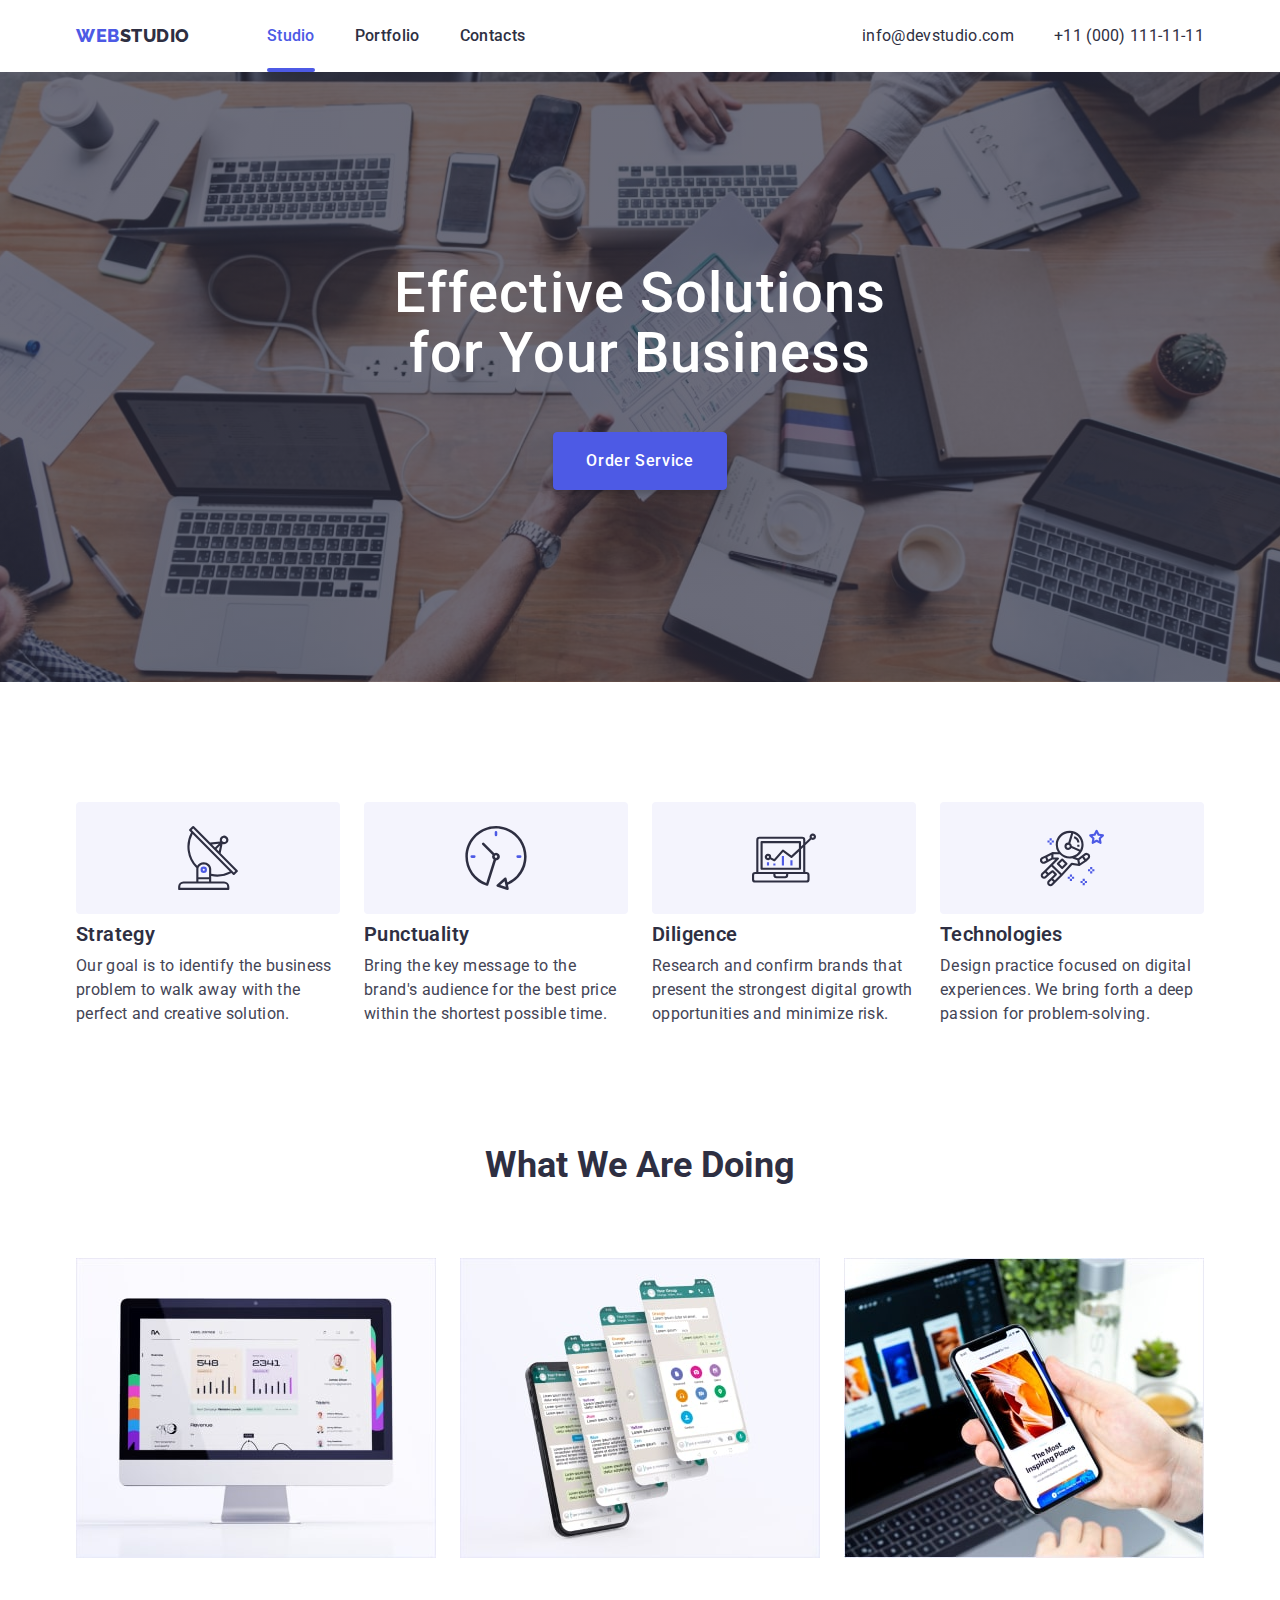
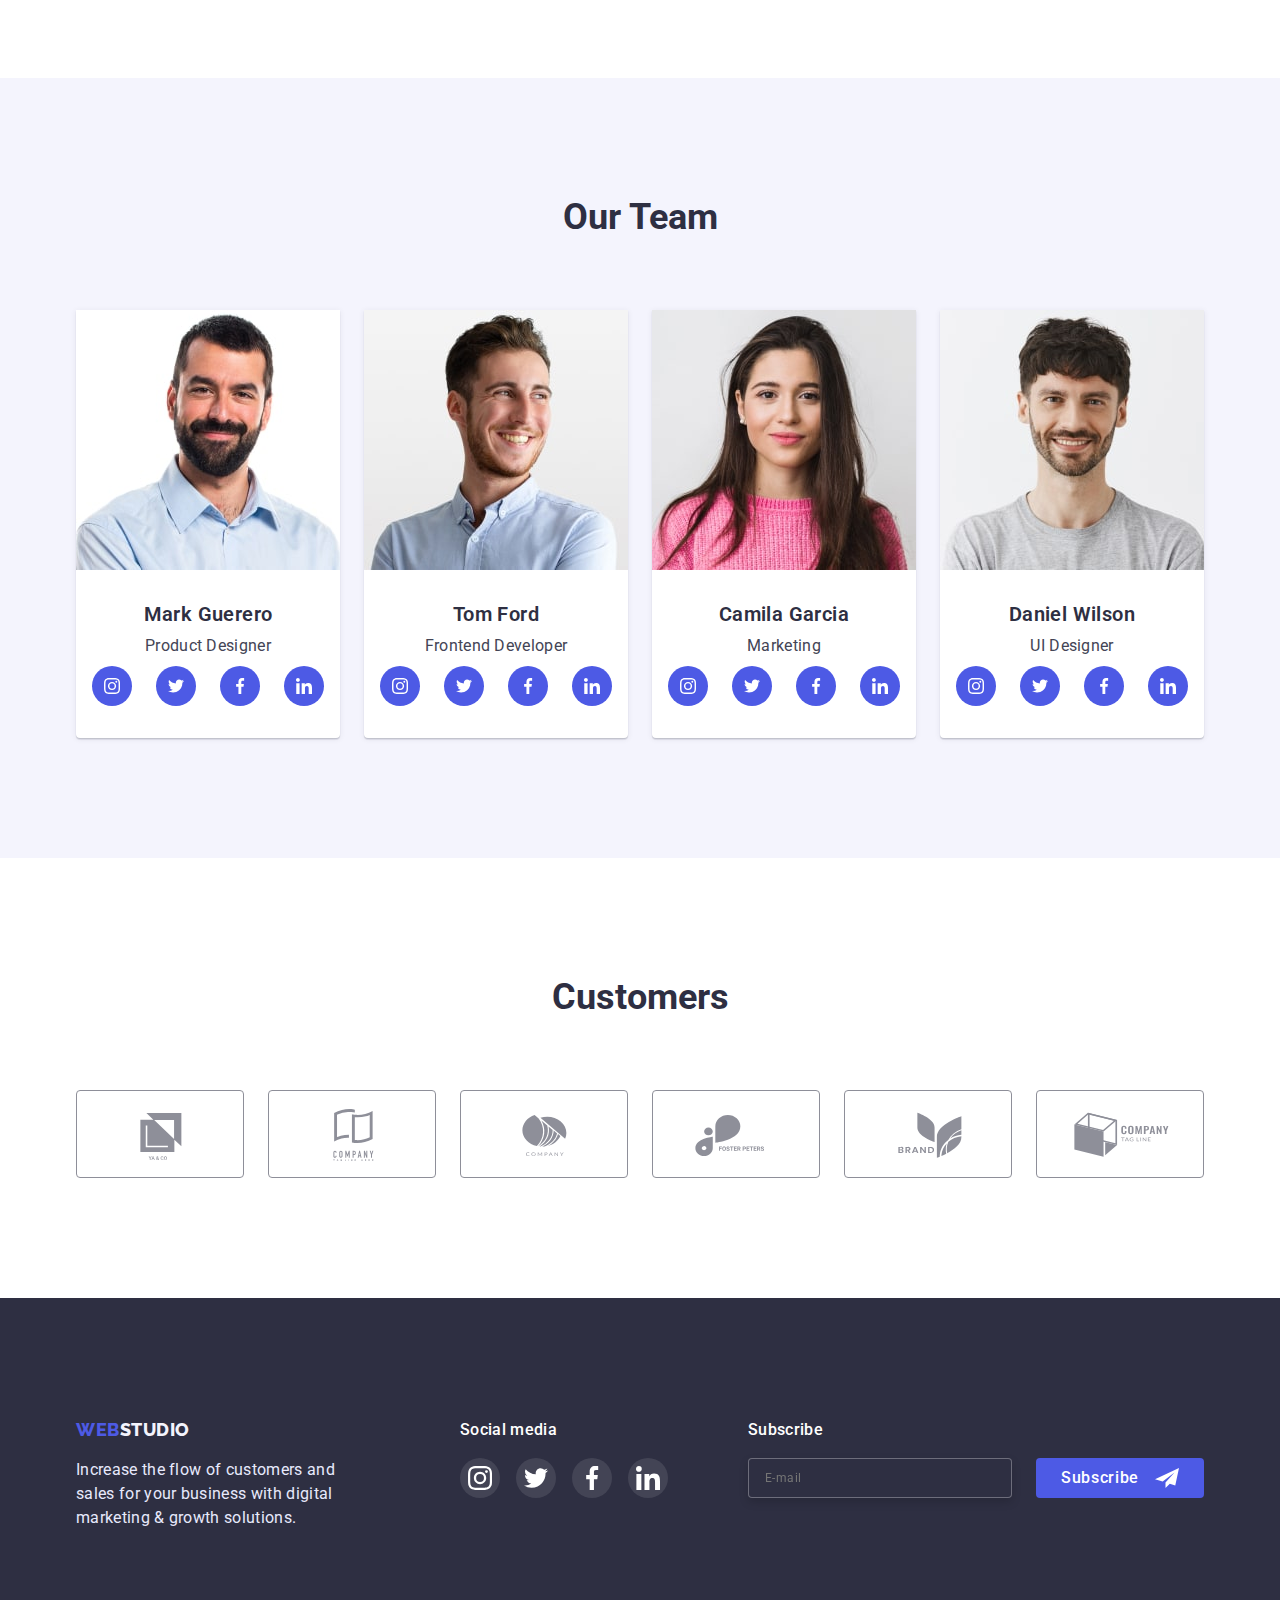
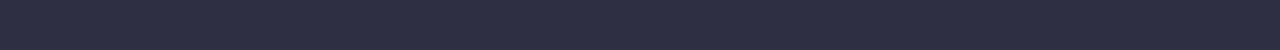
<file: index.html>
<!DOCTYPE html>
<html lang="en">
<head>
    <meta charset="UTF-8">
    <meta http-equiv="X-UA-Compatible" content="IE=edge">
    <meta name="viewport" content="width=device-width, initial-scale=1.0">
    <title>WebStudio</title>
    <link rel="preconnect" href="https://fonts.googleapis.com">
    <link rel="preconnect" href="https://fonts.gstatic.com" crossorigin>
    <link href="https://fonts.googleapis.com/css2?family=Raleway:wght@800&family=Roboto:wght@400;500&display=swap" rel="stylesheet">
    <link rel="stylesheet" href="https://cdn.jsdelivr.net/npm/modern-normalize@1.1.0/modern-normalize.min.css">
    <link rel="stylesheet" href="./styles/main.css">
</head>

<body>

<!-------------Header-------------->
<header class="header">
    <div class="container page-header-container">
        <nav class="nav">
            <a href="./index.html" class="webstudio">Web<span class="studio">Studio</span></a>
            <ul class="site-nav list">
                <li class="item"><a href="./index.html" class="link-site current">Studio</a></li>
                <li class="item"><a href=./portfolio.html class="link-site">Portfolio</a></li>
                <li class="item"><a href="#" class="link-site">Contacts</a></li>
            </ul>
        </nav>
            <button type="button" class="mobile-menu-open-btn" data-menu-open >
                <svg class="mobile-menu-open-icon" width="32" height="22">
                    <use href="./images/icons/sprite.svg#icon-burger"></use>
                </svg>
            </button>
        <ul class="auth-nav list">
            <li class="item"><a href="mailto:info@devstudio.com" class="link-auth mail">info@devstudio.com</a></li>
            <li class="item"><a href="tel:110001111111" class="link-auth tel">+11 (000) 111-11-11</a></li>
        </ul>
    </div>
    <div class="mobile-menu" data-menu>
        <div class="container mobile-menu-container">
            <button type="button" class="mobile-menu-close-btn" data-menu-close>
                <svg class="mobile-menu-close-icon" width="8" height="8">
                    <use href="./images/icons/sprite.svg#icon-close-modal"></use>
                </svg>
            </button>
            <div class="mobile-scroll">
                <ul class="site-nav-mobile">
                    <li class="nav-mobile-item"><a href="./index.html" class="link-site-mobile current">Studio</a></li>
                    <li class="nav-mobile-item"><a href=./portfolio.html class="link-site-mobile">Portfolio</a></li>
                    <li class="nav-mobile-item"><a href="#" class="link-site-mobile">Contacts</a></li>
                </ul>
                <div class="nav-mobile">
                    <ul class="auth-nav-mobile">
                        <li class="auth-mobile-item"><a href="tel:110001111111" class="link-auth-tel">+11 (000) 111-11-11</a></li>
                        <li class="auth-mobile-item"><a href="mailto:info@devstudio.com" class="link-auth-mail">info@devstudio.com</a></li>
                    </ul>
                    <ul class="links-nav-mobile">
                        <li class="link-mobile-item">
                            <a href="" class="social-list-link">
                                <svg class="social-list-icon" width="16" height="16">
                                    <use href="./images/icons/sprite.svg#icon-instagram"></use>
                                </svg>
                            </a>
                        </li>
                        <li class="link-mobile-item">
                            <a href="" class="social-list-link">
                                <svg class="social-list-icon" width="16" height="16">
                                    <use href="./images/icons/sprite.svg#icon-twitter"></use>
                                </svg>
                            </a>
                        </li>
                        <li class="link-mobile-item">
                            <a href="" class="social-list-link">
                                <svg class="social-list-icon" width="16" height="16">
                                    <use href="./images/icons/sprite.svg#icon-facebook"></use>
                                </svg>
                            </a>
                        </li>
                        <li class="link-mobile-item">
                            <a href="" class="social-list-link">
                                <svg class="social-list-icon" width="16" height="16">
                                    <use href="./images/icons/sprite.svg#icon-linkedin"></use>
                                </svg>
                            </a>
                        </li>
                    </ul>
                    
                </div>
                
            </div>
            
        </div>
    </div>
</header>
<!-------------------HERO----------------->
<main>
    <section class="hero">
        <div class="container">
        <h1 class="hero-title">Effective Solutions <br>for Your Business</h1>
        <button type="button" class="btn-order" data-modal-open >Order Service</button>
        </div>
    </section>

<!----------------------FEATURES------------------>
<section class="section">
    <div class="container">
    <h2 class="visually-hidden">Features</h2>
    <ul class="list features-list">
        <li class="item">
            <div class="features-rect">
                <svg class="features-icon" width="64" height="64">
                    <use href="./images/icons/sprite.svg#icon-antenna"></use>
                </svg>
            </div>
            <h3 class="features-section-name">Strategy</h3>
            <p class="features-text">Our goal is to identify the business
                problem to walk away with the perfect and creative solution.
            </p>
        </li>
        <li class="item">
            <div class="features-rect">
                <svg width="64" height="64">
                    <use href="./images/icons/sprite.svg#icon-clock" class="features-icon"></use>
                </svg>
            </div>
            <h3 class="features-section-name">Punctuality</h3>
            <p class="features-text">Bring the key message to the brand's audience for the best price
                within the shortest possible time.
            </p>
        </li>
        <li class="item">
            <div class="features-rect">
                <svg width="64" height="64">
                    <use href="./images/icons/sprite.svg#icon-diagram" class="features-icon"></use>
                </svg>
            </div>
            <h3 class="features-section-name">Diligence</h3>
            <p class="features-text">Research and confirm brands that present the strongest digital
                growth opportunities and minimize risk.
            </p>
        </li>
        <li class="item">
            <div class="features-rect">
                <svg width="64" height="64">
                    <use href="./images/icons/sprite.svg#icon-astronaut" class="features-icon"></use>
                </svg>
            </div>
            <h3 class="features-section-name">Technologies</h3>
            <p class="features-text">Design practice focused on digital experiences.
                We bring forth a deep passion for problem-solving.
            </p>
        </li>
    </ul>
    </div>
</section>

<!---------------------WHAT WE ARE DOING---------------------->

<section class="works">
    <div class="container">
        <h2 class="section-title">What we are doing</h2>
        <ul class="list work-list">
            <li class="item">
                <img 
                srcset="./images/whatwearedoing/desktopapps.jpg 1x, ./images/whatwearedoing/desktopapps2x.jpg 2x"
                src="./images/whatwearedoing/desktopapps.jpg" 
                alt="desktop application">
            </li>
            <li class="item">
                <img 
                srcset="./images/whatwearedoing/mobileapps.jpg 1x, ./images/whatwearedoing/mobileapps2x.jpg 2x"
                src="./images/whatwearedoing/mobileapps.jpg" 
                alt="mobile application">
            </li>
            <li class="item">
                <img 
                srcset="./images/whatwearedoing/sync.jpg 1x, ./images/whatwearedoing/sync2x.jpg 2x"
                src="./images/whatwearedoing/sync.jpg" 
                    
                alt="synchronization between mobile and desktop applications">
            </li>
        </ul>
    </div>
</section>

<!------------------OUR TEAM--------------------->
        
<section class="section our-team">
    <div class="container">
    <h2 class="section-title">Our team</h2>
    <ul class="team-list">
        <li class="item">
                <img 
                srcset="././images/team/markguerero.jpg 1x, ./images/team/markguerero2x.jpg 2x"
                src="./images/team/markguerero.jpg" 
                alt="Mark Guerero Product Designer ">
            <div class="team-descr">
                <h3 class="section-name">Mark Guerero</h3>
                <p class="text">Product Designer</p>
                <ul class="social-list">
                    <li class="social-list-item list">
                        <a href="" class="social-list-link">
                            <svg class="social-list-icon" width="16" height="16">
                                <use href="./images/icons/sprite.svg#icon-instagram"></use>
                            </svg>
                        </a>
                    </li>
                    <li class="social-list-item list">
                        <a href="" class="social-list-link">
                            <svg class="social-list-icon" width="16" height="16">
                                <use href="./images/icons/sprite.svg#icon-twitter"></use>
                            </svg>
                        </a>
                    </li>
                    <li class="social-list-item list">
                        <a href="" class="social-list-link">
                            <svg class="social-list-icon" width="16" height="16">
                                <use href="./images/icons/sprite.svg#icon-facebook"></use>
                            </svg>
                        </a>
                    </li>
                    <li class="social-list-item list">
                        <a href="" class="social-list-link">
                            <svg class="social-list-icon" width="16" height="16">
                                <use href="./images/icons/sprite.svg#icon-linkedin"></use>
                            </svg>
                        </a>
                    </li>
                </ul>
            </div>
        </li>
        <li class="item">
                <img 
                srcset="./images/team/tomford.jpg 1x, images/team/tomford2x.jpg 2x"
                src="./images/team/tomford.jpg" 
                alt="Tom Ford Frontend Developer ">
            <div class="team-descr">
                <h3 class="section-name">Tom Ford</h3>
                <p class="text">Frontend Developer</p>
                <ul class="social-list">
                    <li class="social-list-item list">
                        <a href="" class="social-list-link">
                            <svg class="social-list-icon" width="16" height="16">
                                <use href="./images/icons/sprite.svg#icon-instagram"></use>
                            </svg>
                        </a>
                    </li>
                    <li class="social-list-item list">
                        <a href="" class="social-list-link">
                            <svg class="social-list-icon" width="16" height="16">
                                <use href="./images/icons/sprite.svg#icon-twitter"></use>
                            </svg>
                        </a>
                    </li>
                    <li class="social-list-item list">
                        <a href="" class="social-list-link">
                            <svg class="social-list-icon" width="16" height="16">
                                <use href="./images/icons/sprite.svg#icon-facebook"></use>
                            </svg>
                        </a>
                    </li>
                    <li class="social-list-item list">
                        <a href="" class="social-list-link">
                            <svg class="social-list-icon" width="16" height="16">
                                <use href="./images/icons/sprite.svg#icon-linkedin"></use>
                            </svg>
                        </a>
                    </li>
                </ul>
            </div>
        </li>
        <li class="item">
                <img 
                srcset="./images/team/camilagarcia.jpg 1x, images/team/camilagarcia2x.jpg 2x"
                src="./images/team/camilagarcia.jpg" 
                alt="Camila Garcia Marketing">
            <div class="team-descr">
                <h3 class="section-name">Camila Garcia</h3>
                <p class="text">Marketing</p>
                <ul class="social-list">
                    <li class="social-list-item list">
                        <a href="" class="social-list-link">
                            <svg class="social-list-icon" width="16" height="16">
                                <use href="./images/icons/sprite.svg#icon-instagram"></use>
                            </svg>
                        </a>
                    </li>
                    <li class="social-list-item list">
                        <a href="" class="social-list-link">
                            <svg class="social-list-icon" width="16" height="16">
                                <use href="./images/icons/sprite.svg#icon-twitter"></use>
                            </svg>
                        </a>
                    </li>
                    <li class="social-list-item list">
                        <a href="" class="social-list-link">
                            <svg class="social-list-icon" width="16" height="16">
                                <use href="./images/icons/sprite.svg#icon-facebook"></use>
                            </svg>
                        </a>
                    </li>
                    <li class="social-list-item list">
                        <a href="" class="social-list-link">
                            <svg class="social-list-icon" width="16" height="16">
                                <use href="./images/icons/sprite.svg#icon-linkedin"></use>
                            </svg>
                        </a>
                    </li>
                </ul>
            </div>
        </li>
        <li class="item">
                <img 
                srcset="./images/team/danielwilson.jpg 1x, images/team/danielwilson2x.jpg 2x"
                src="./images/team/danielwilson.jpg" 
                alt="Daniel Wilson UI Designer">
                <div class="team-descr">
                <h3 class="section-name">Daniel Wilson</h3>
                <p class="text">UI Designer</p>
                <ul class="social-list list">
                    <li class="social-list-item">
                        <a href="" class="social-list-link">
                            <svg class="social-list-icon" width="16" height="16">
                                <use href="./images/icons/sprite.svg#icon-instagram"></use>
                            </svg>
                        </a>
                    </li>
                    <li class="social-list-item">
                        <a href="" class="social-list-link">
                            <svg class="social-list-icon" width="16" height="16">
                                <use href="./images/icons/sprite.svg#icon-twitter"></use>
                            </svg>
                        </a>
                    </li>
                    <li class="social-list-item">
                        <a href="" class="social-list-link">
                            <svg class="social-list-icon" width="16" height="16">
                                <use href="./images/icons/sprite.svg#icon-facebook"></use>
                            </svg>
                        </a>
                    </li>
                    <li class="social-list-item">
                        <a href="" class="social-list-link">
                            <svg class="social-list-icon" width="16" height="16">
                                <use href="./images/icons/sprite.svg#icon-linkedin"></use>
                            </svg>
                        </a>
                    </li>
                </ul>
            </div>
        </li>
    </ul>
    </div>
</section>

<!--------------------CUSTOMERS--------------------->

<section class="section">
    <div class="container customers">
        <h2 class="section-title">Customers</h2>
        <ul class="customers-basket">
            <li class="customers-link-list list"> 
                <a href="" class="customers-link">
                    <svg class="customers-link-logo" width="104" height="56">
                        <use href="./images/icons/sprite.svg#icon-Logo1"></use>
                    </svg>
                </a>
                </li>
            <li class="customers-link-list list"> 
                <a href="" class="customers-link">
                    <svg class="customers-link-logo" width="104" height="56">
                        <use href="./images/icons/sprite.svg#icon-Logo2"></use>
                    </svg>
                </a>
                </li>
            <li class="customers-link-list list"> 
                <a href="" class="customers-link">
                    <svg class="customers-link-logo" width="104" height="56">
                        <use href="./images/icons/sprite.svg#icon-Logo3"></use>
                    </svg>
                </a>
                </li>
            <li class="customers-link-list list"> 
                <a href="" class="customers-link">
                    <svg class="customers-link-logo" width="104" height="56">
                        <use href="./images/icons/sprite.svg#icon-Logo4"></use>
                    </svg>
                </a>
                </li>
            <li class="customers-link-list list">
                <a href="" class="customers-link">
                    <svg class="customers-link-logo" width="104" height="56">
                        <use href="./images/icons/sprite.svg#icon-Logo5"></use>
                    </svg>
                </a>
                </li>
            <li class="customers-link-list list"> 
                <a href="" class="customers-link">
                    <svg class="customers-link-logo" width="104" height="56">
                        <use href="./images/icons/sprite.svg#icon-Logo6"></use>
                    </svg>
                </a>
                </li>
        </ul>
    </div>
</section>
</main>

<!--------------------------FOOTER--------------------------->
<footer class="footer section">
    <div class="container secondary-container-footer">
        <div class="container-footer">
        <div class="footer-web-media">
            <div class="footer-left">
            <a href="./index.html" class="webstudio footer-web">Web<span class="studio-footer">Studio</span></a>
            <p class="text-footer">Increase the flow of customers and sales for your business with
                digital marketing & growth solutions.
            </p>
        </div>
        <div class="media-footer">
            <p class="media">Social media</p>
            <ul class="social-media-list list">
                <li class="social-media-item">
                    <a href="" class="social-media-link">
                        <svg class="social-media-icon" width="24" height="24">
                            <use href="./images/icons/sprite.svg#icon-instagram"></use>
                        </svg>
                    </a>
                </li>
                <li class="social-media-item">
                    <a href="" class="social-media-link">
                        <svg class="social-media-icon" width="24" height="24">
                            <use href="./images/icons/sprite.svg#icon-twitter"></use>
                        </svg>
                    </a>
                </li>
                <li class="social-media-item">
                    <a href="" class="social-media-link">
                        <svg class="social-media-icon" width="24" height="24">
                            <use href="./images/icons/sprite.svg#icon-facebook"></use>
                        </svg>
                    </a>
                </li>
                <li class="social-media-item">
                    <a href="" class="social-media-link">
                        <svg class="social-media-icon" width="24" height="24">
                            <use href="./images/icons/sprite.svg#icon-linkedin"></use>
                        </svg>
                    </a>
                </li>
            </ul>
        </div>
        </div>
        <div class="footer-form">
            <p class="footer-form-descr">Subscribe</p>
                <form class="footer-mail-form">
                    <label class="footer-form-field">
                        <input class="footer-form-input" type="email" name="email" placeholder="E-mail">
                    </label>
                    <button type="submit" class="footer-subscribe-btn">Subscribe
                        <svg class="subscribe-icon" width="24" height="24">
                            <use href="./images/icons/sprite.svg#icon-subscribe"></use>
                        </svg>
                    </button>
                </form>
        </div> 
        </div>
    </div>
</footer> 

<!--------------------------MODAL------------------------>

<div class="backdrop is-hidden" data-modal>
    <div class="modal">
        <button type="button" data-modal-close class="modal-close-button"><svg class="modal-close-btn-icon" width="8" height="8">
            <use href="./images/icons/sprite.svg#icon-close-modal"></use>
        </svg></button>
        <p class="modal-descr">Leave your contacts and we will call you back</p>
        <form class="modal-form">
           <div role="group">
                <label class="modal-form-field">
                    <span class="modal-form-descr">Name</span>
                    <span class="modal-form-input-wrapper">
                        <input name="user-name" type="text" class="modal-form-input" required>
                        <svg class="modal-form-input-icon" width="18" height="24">
                            <use href="./images/icons/sprite.svg#icon-pearson"></use>
                        </svg>
                    </span>
                </label>
                <label class="modal-form-field">
                    <span class="modal-form-descr">Phone</span>
                    <span class="modal-form-input-wrapper">
                        <input name="user-tel" type="tel" class="modal-form-input" required>
                        <svg class="modal-form-input-icon" width="18" height="24">
                            <use href="./images/icons/sprite.svg#icon-phone"></use>
                        </svg>
                    </span>
                </label>
                <label class="modal-form-field">
                    <span class="modal-form-descr">Email</span>
                    <span class="modal-form-input-wrapper">
                        <input name="user-email" type="email" class="modal-form-input" required>
                        <svg class="modal-form-input-icon" width="18" height="24">
                            <use href="./images/icons/sprite.svg#icon-email"></use>
                        </svg>
                    </span>
                </label>
                <label class="modal-form-field">
                    <span class="modal-form-descr">Comment</span>
                    <textarea name="user-message" class="modal-form-message" placeholder="Text input"></textarea>
                </label>
           </div>
            <input id="user-policy" type="checkbox" name="user-policy" class="modal-form-check visually-hidden" required>
            <label for="user-policy" class="modal-form-check-descr">I accept the terms and conditions of the&nbsp;<a class="policy-text" href="">Privacy Policy</a> </label>
            <button type="submit" class="modal-form-submit">Send</button>
        </form>
    </div>
</div>

<!----------------------JAVA SCRIPT--------------------->
<script src="./js/modal.js"></script>
<script src="./js/mobile-menu.js"></script>
</body>
</html>
</file>
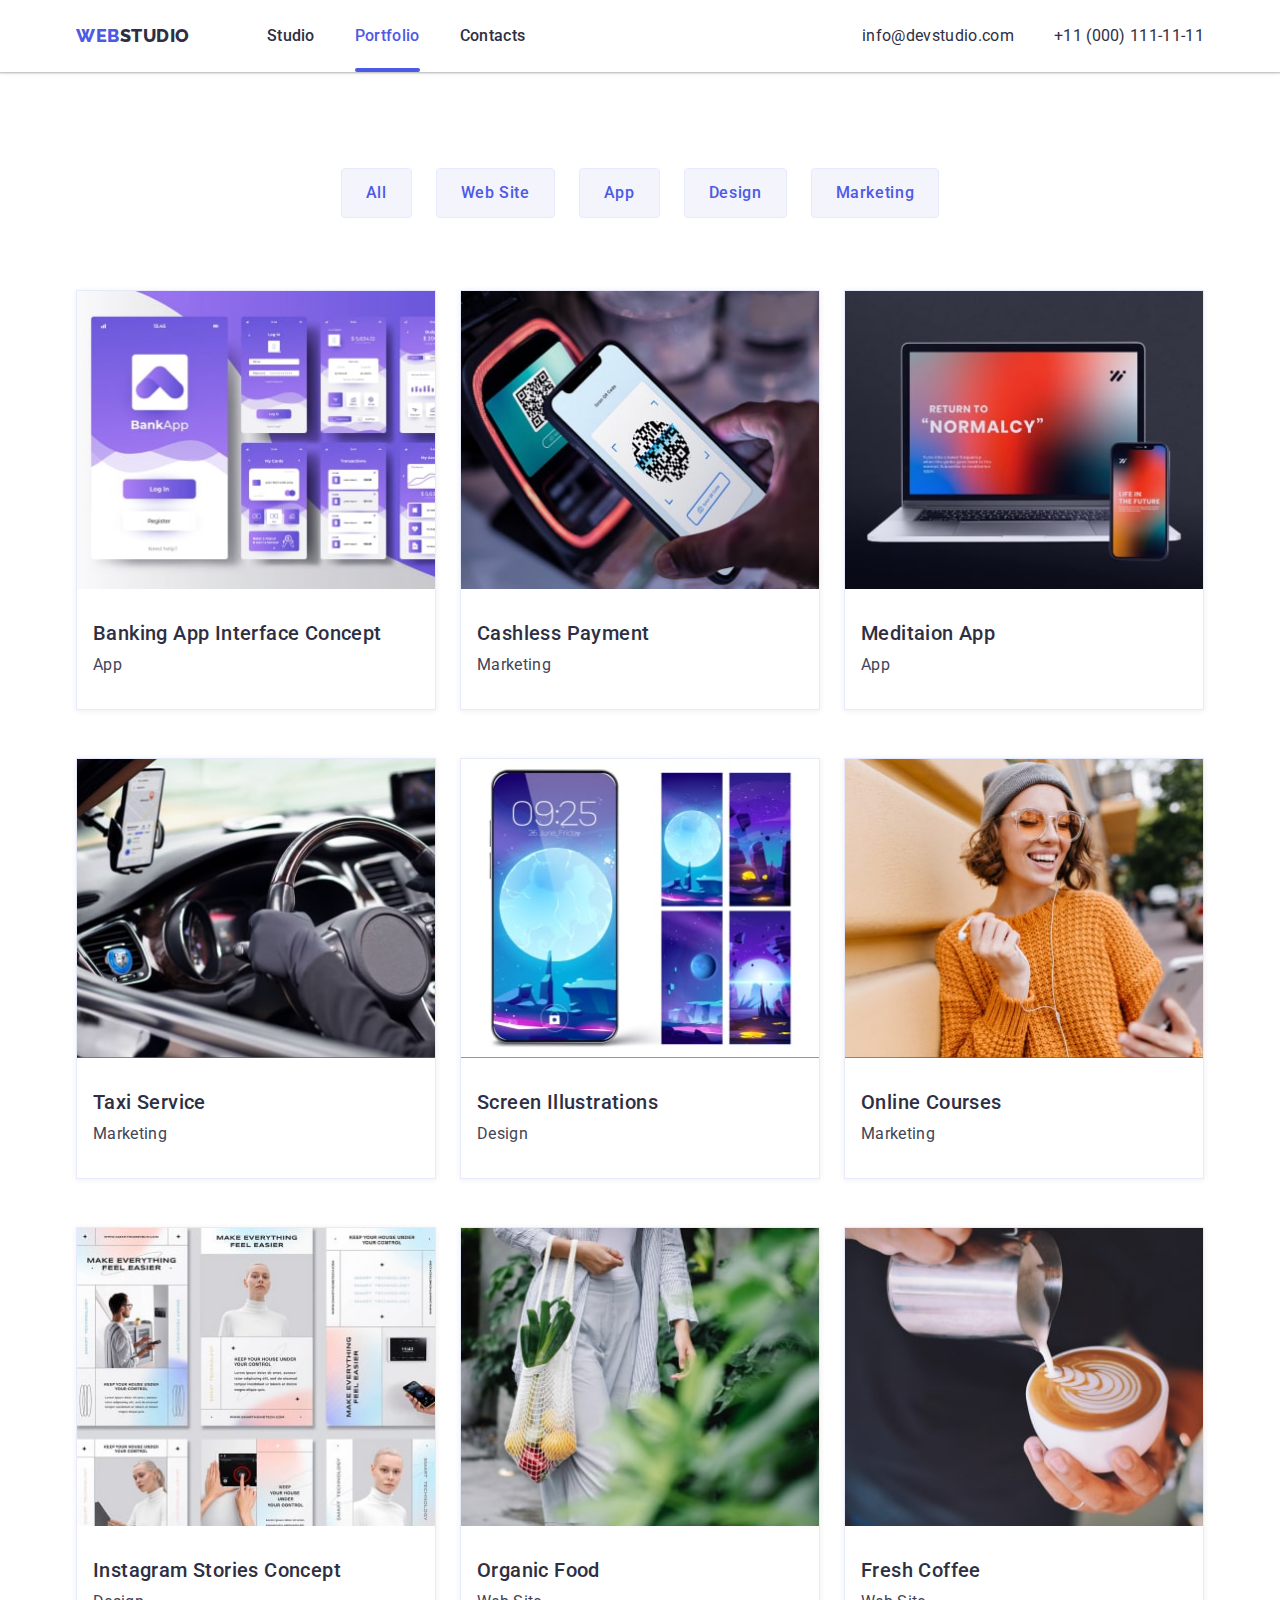
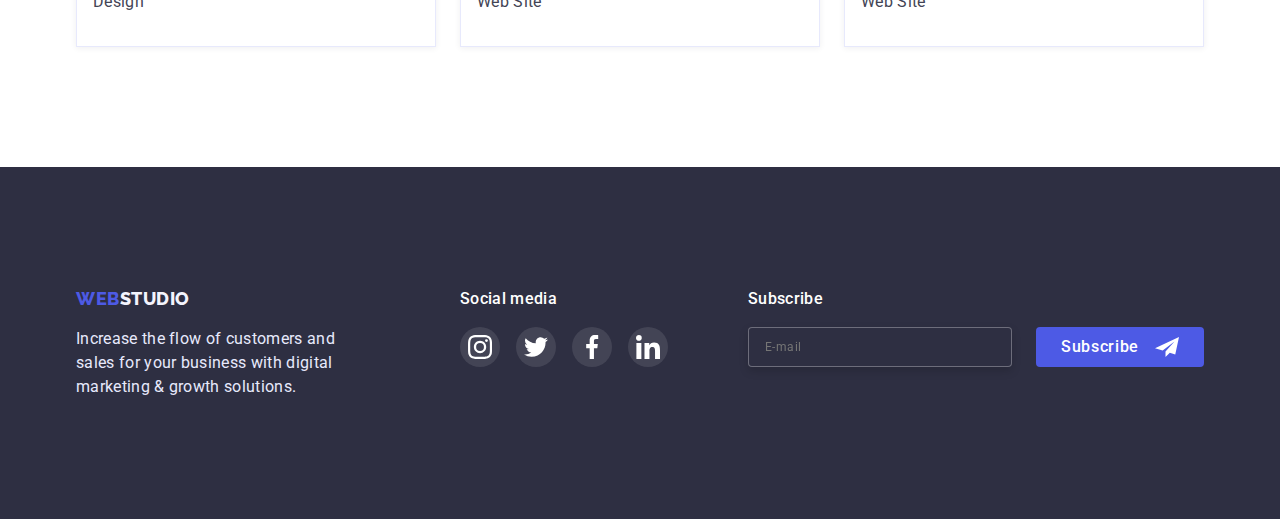
<file: portfolio.html>
<!DOCTYPE html>
<html lang="en">
<head>
    <meta charset="UTF-8">
    <meta http-equiv="X-UA-Compatible" content="IE=edge">
    <meta name="viewport" content="width=device-width, initial-scale=1.0">
    <title>Portfolio</title>
    <link rel="preconnect" href="https://fonts.googleapis.com">
    <link rel="preconnect" href="https://fonts.gstatic.com" crossorigin>
    <link href="https://fonts.googleapis.com/css2?family=Raleway:wght@800&family=Roboto:wght@400;500&display=swap" rel="stylesheet">
    <link rel="stylesheet" href="https://cdn.jsdelivr.net/npm/modern-normalize@1.1.0/modern-normalize.min.css">
    <link rel="stylesheet" href="./styles/main.css">
</head>

<body>

<!-- =================================Header================================= -->
<header class="header">
    <div class="container page-header-container">
        <nav class="nav">
            <a href="./index.html" class="webstudio">Web<span class="studio">Studio</span></a>
            <ul class="site-nav list">
                <li class="item"><a href="./index.html" class="link-site">Studio</a></li>
                <li class="item"><a href=./portfolio.html class="link-site current">Portfolio</a></li>
                <li class="item"><a href="#" class="link-site">Contacts</a></li>
            </ul>
        </nav>
        <button type="button" class="mobile-menu-open-btn" data-menu-open>
            <svg class="mobile-menu-open-icon" width="32" height="22">
                <use href="./images/icons/sprite.svg#icon-burger"></use>
            </svg>
        </button>
        <ul class="auth-nav list">
            <li class="item"><a href="mailto:info@devstudio.com" class="link-auth mail">info@devstudio.com</a></li>
            <li class="item"><a href="tel:110001111111" class="link-auth tel">+11 (000) 111-11-11</a></li>
        </ul>
    </div>
    <div class="mobile-menu" data-menu>
        <div class="container mobile-menu-container">
            <button type="button" class="mobile-menu-close-btn" data-menu-close>
                <svg class="mobile-menu-close-icon" width="8" height="8">
                    <use href="./images/icons/sprite.svg#icon-close-modal"></use>
                </svg>
            </button>
            <div class="mobile-scroll">
                <ul class="site-nav-mobile">
                    <li class="nav-mobile-item"><a href="./index.html" class="link-site-mobile">Studio</a></li>
                    <li class="nav-mobile-item"><a href=./portfolio.html class="link-site-mobile current">Portfolio</a></li>
                    <li class="nav-mobile-item"><a href="#" class="link-site-mobile">Contacts</a></li>
                </ul>
                <ul class="auth-nav-mobile">
                    <li class="auth-mobile-item"><a href="tel:110001111111" class="link-auth-tel">+11 (000)
                            111-11-11</a></li>
                    <li class="auth-mobile-item"><a href="mailto:info@devstudio.com"
                            class="link-auth-mail">info@devstudio.com</a></li>
                </ul>
                <ul class="links-nav-mobile">
                    <li class="link-mobile-item">
                        <a href="" class="social-list-link">
                            <svg class="social-list-icon" width="16" height="16">
                                <use href="./images/icons/sprite.svg#icon-instagram"></use>
                            </svg>
                        </a>
                    </li>
                    <li class="link-mobile-item">
                        <a href="" class="social-list-link">
                            <svg class="social-list-icon" width="16" height="16">
                                <use href="./images/icons/sprite.svg#icon-twitter"></use>
                            </svg>
                        </a>
                    </li>
                    <li class="link-mobile-item">
                        <a href="" class="social-list-link">
                            <svg class="social-list-icon" width="16" height="16">
                                <use href="./images/icons/sprite.svg#icon-facebook"></use>
                            </svg>
                        </a>
                    </li>
                    <li class="link-mobile-item">
                        <a href="" class="social-list-link">
                            <svg class="social-list-icon" width="16" height="16">
                                <use href="./images/icons/sprite.svg#icon-linkedin"></use>
                            </svg>
                        </a>
                    </li>
                </ul>
            </div>

        </div>
    </div>
</header>

<main>
    
<!-- =================================FEATURES================================= -->
<section class="section-projects">
    <div class="container">
                <h1 hidden>Our projects</h1>
                
<!-- Filter for Our projects -->
                <ul class="filter-list">
                    <li class="item"><button type="button" class="btn-filter"> <span class="btn-name">All</span></button></li>
                    <li class="item"><button type="button" class="btn-filter"> <span class="btn-name">Web Site</span></button></li>
                    <li class="item"><button type="button" class="btn-filter"> <span class="btn-name">App</span></button></li>
                    <li class="item"><button type="button" class="btn-filter"> <span class="btn-name">Design</span></button></li>
                    <li class="item"><button type="button" class="btn-filter"> <span class="btn-name">Marketing</span></button></li>
                </ul>
                    
<!-- List of Our projects -->
        <ul class="projects-list">
            <li class="item projects-list-item"> 
                <a href="#" class="projects-list-wrapper">
                    <div class="overlay-card">
                        <picture>
                            <source
                                media="(min-width: 1200px)"
                                srcset="./images/portfolio/bankingappinterface-desktop.jpg 1x, ./images/portfolio/bankingappinterface-desktop2x.jpg 2x">
                            <source
                                media="(min-width: 768px)"
                                srcset="./images/portfolio/bankingappinterface-tablet.jpg 1x, ./images/portfolio/bankingappinterface-tablet2x.jpg 2x">
                            <source
                                media="(min-width: 280px)" 
                                srcset="./images/portfolio/bankingappinterface-mobile.jpg 1x, ./images/portfolio/bankingappinterface-mobile2x.jpg 2x">
                            <img src="./images/portfolio/bankingappinterface.jpg" alt="banking app interface concept">
                        </picture>
                            <p class="overlay">14 Stylish and User-Friendly App Design Concepts · Task Manager App · Calorie Tracker App ·
                                Exotic Fruit Ecommerce App · Cloud Storage App
                            </p>
                    </div>
                    <div class="portfolio-card_descr">
                        <h2 class="section-name-portfolio">Banking App Interface Concept</h2>
                        <p class="text-portfolio">App</p>
                    </div>
                </a>
            </li>
            <li class="item projects-list-item"> 
                <a href="#" class="projects-list-wrapper">
                    <div class="overlay-card">
                        <picture>
                            <source 
                                media="(min-width: 1200px)"
                                srcset="./images/portfolio/cahlesspayment-desktop.jpg 1x, ./images/portfolio/cahlesspayment-desktop2x.jpg 2x">
                            <source 
                                media="(min-width: 768px)"
                                srcset="./images/portfolio/cahlesspayment-tablet.jpg 1x, ./images/portfolio/cahlesspayment-tablet2x.jpg 2x">
                            <source 
                                media="(min-width: 280px)"
                                srcset="./images/portfolio/cahlesspayment-mobile.jpg 1x, ./images/portfolio/cahlesspayment-mobile2x.jpg 2x">
                            <img src="./images/portfolio/cahlesspayment.jpg" alt="cahsless paiment with qr code">
                        </picture>
                            <p class="overlay">14 Stylish and User-Friendly App Design Concepts · Task Manager App · Calorie Tracker App ·
                                Exotic Fruit Ecommerce App · Cloud Storage App
                            </p>
                    </div>
                    <div class="portfolio-card_descr">
                            <h2 class="section-name-portfolio">Cashless Payment</h2>
                            <p class="text-portfolio">Marketing</p>
                    </div>
                </a>
            </li>
            <li class="item projects-list-item"> 
                <a href="#" class="projects-list-wrapper">
                    <div class="overlay-card">
                        <picture>
                            <source media="(min-width: 1200px)"
                                srcset="./images/portfolio/meditationapp-desktop.jpg 1x, ./images/portfolio/meditationapp-desktop2x.jpg 2x">
                            <source media="(min-width: 768px)"
                                srcset="./images/portfolio/meditationapp-tablet.jpg 1x, ./images/portfolio/meditationapp-tablet2x.jpg 2x">
                            <source media="(min-width: 280px)"
                                srcset="./images/portfolio/meditationapp-mobile.jpg 1x, ./images/portfolio/meditationapp-mobile2x.jpg 2x">
                            <img src="./images/portfolio/meditationapp.jpg" alt="app for meditation">
                        </picture>
                            <p class="overlay">14 Stylish and User-Friendly App Design Concepts · Task Manager App · Calorie Tracker App ·
                                Exotic Fruit Ecommerce App · Cloud Storage App
                            </p>
                    </div>
                    <div class="portfolio-card_descr">
                        <h2 class="section-name-portfolio">Meditaion App</h2>
                        <p class="text-portfolio">App</p>
                    </div>
                </a>
            </li>
            <li class="item projects-list-item"> 
                <a href="#" class="projects-list-wrapper">
                    <div class="overlay-card">
                        <picture>
                            <source media="(min-width: 1200px)"
                                srcset="./images/portfolio/taxiservice-desktop.jpg 1x, ./images/portfolio/taxiservice-desktop2x.jpg 2x">
                            <source media="(min-width: 768px)"
                                srcset="./images/portfolio/taxiservice-tablet.jpg 1x, ./images/portfolio/taxiservice-tablet2x.jpg 2x">
                            <source media="(min-width: 280px)"
                                srcset="./images/portfolio/taxiservice-mobile.jpg 1x, ./images/portfolio/taxiservice-mobile2x.jpg 2x">
                            <img src="./images/portfolio/taxiservice.jpg" alt="app for taxi sevise">
                        </picture>
                        <p class="overlay">14 Stylish and User-Friendly App Design Concepts · Task Manager App · Calorie Tracker App ·
                            Exotic Fruit Ecommerce App · Cloud Storage App
                        </p>
                    </div>
                    <div class="portfolio-card_descr">
                        <h2 class="section-name-portfolio">Taxi Service</h2>
                        <p class="text-portfolio">Marketing</p>
                    </div>
                </a>
            </li>
            <li class="item projects-list-item"> 
                <a href="#" class="projects-list-wrapper">
                    <div class="overlay-card">
                        <picture>
                            <source media="(min-width: 1200px)"
                                srcset="./images/portfolio/screenillustrations-desktop.jpg 1x, ./images/portfolio/screenillustrations-desktop2x.jpg 2x">
                            <source media="(min-width: 768px)"
                                srcset="./images/portfolio/screenillustrations-tablet.jpg 1x, ./images/portfolio/screenillustrations-tablet2x.jpg 2x">
                            <source media="(min-width: 280px)"
                                srcset="./images/portfolio/screenillustrations-mobile.jpg 1x, ./images/portfolio/screenillustrations-mobile2x.jpg 2x">
                            <img src="./images/portfolio/screenillustrations.jpg" alt="theme for mobile screen">
                        </picture>
                            <p class="overlay">14 Stylish and User-Friendly App Design Concepts · Task Manager App · Calorie Tracker App ·
                                Exotic Fruit Ecommerce App · Cloud Storage App
                            </p>
                    </div>
                    <div class="portfolio-card_descr">
                        <h2 class="section-name-portfolio">Screen Illustrations</h2>
                        <p class="text-portfolio">Design</p>
                    </div>
                </a>
            </li>
            <li class="item projects-list-item"> 
                <a href="#" class="projects-list-wrapper">
                    <div class="overlay-card">
                        <picture>
                            <source media="(min-width: 1200px)"
                                srcset="./images/portfolio/onlinecourses-desktop.jpg 1x, ./images/portfolio/onlinecourses-desktop2x.jpg 2x">
                            <source media="(min-width: 768px)"
                                srcset="./images/portfolio/onlinecourses-tablet.jpg 1x, ./images/portfolio/onlinecourses-tablet2x.jpg 2x">
                            <source media="(min-width: 280px)"
                                srcset="./images/portfolio/onlinecourses-mobile.jpg 1x, ./images/portfolio/onlinecourses-mobile2x.jpg 2x">
                            <img src="./images/portfolio/onlinecourses.jpg" alt="female use online courses">
                        </picture>
                            <p class="overlay">14 Stylish and User-Friendly App Design Concepts · Task Manager App · Calorie Tracker App ·
                                Exotic Fruit Ecommerce App · Cloud Storage App
                            </p>
                    </div>
                    <div class="portfolio-card_descr">
                        <h2 class="section-name-portfolio">Online Courses</h2>
                        <p class="text-portfolio">Marketing</p>
                    </div>
                </a>
            </li>
            <li class="item projects-list-item"> 
                <a href="#" class="projects-list-wrapper">
                    <div class="overlay-card">
                        <picture>
                            <source media="(min-width: 1200px)"
                                srcset="./images/portfolio/instastoriesconsept-desktop.jpg 1x, ./images/portfolio/instastoriesconsept-desktop2x.jpg 2x">
                            <source media="(min-width: 768px)"
                                srcset="./images/portfolio/instastoriesconsept-tablet.jpg 1x, ./images/portfolio/instastoriesconsept-tablet2x.jpg 2x">
                            <source media="(min-width: 280px)"
                                srcset="./images/portfolio/instastoriesconsept-mobile.jpg 1x, ./images/portfolio/instastoriesconsept-mobile2x.jpg 2x">
                            <img src="./images/portfolio/instastoriesconsept.jpg" alt="instagram stories design">
                        </picture>
                            <p class="overlay">14 Stylish and User-Friendly App Design Concepts · Task Manager App · Calorie Tracker App ·
                                Exotic Fruit Ecommerce App · Cloud Storage App
                            </p>
                    </div>
                    <div class="portfolio-card_descr">
                        <h2 class="section-name-portfolio">Instagram Stories Concept</h2>
                        <p class="text-portfolio">Design</p>
                    </div>
                </a>
            </li>
            <li class="item projects-list-item"> 
                <a href="#" class="projects-list-wrapper">
                    <div class="overlay-card">
                        <picture>
                            <source media="(min-width: 1200px)"
                                srcset="./images/portfolio/organicfood-desktop.jpg 1x, ./images/portfolio/organicfood-desktop2x.jpg 2x">
                            <source media="(min-width: 768px)"
                                srcset="./images/portfolio/organicfood-tablet.jpg 1x, ./images/portfolio/organicfood-tablet2x.jpg 2x">
                            <source media="(min-width: 280px)"
                                srcset="./images/portfolio/organicfood-mobile.jpg 1x, ./images/portfolio/organicfood-mobile2x.jpg 2x">
                            <img src="./images/portfolio/organicfood.jpg" alt="organic food in а mesh bag">
                        </picture>
                            <p class="overlay">14 Stylish and User-Friendly App Design Concepts · Task Manager App · Calorie Tracker App ·
                                Exotic Fruit Ecommerce App · Cloud Storage App
                            </p>
                    </div>
                    <div class="portfolio-card_descr">
                        <h2 class="section-name-portfolio">Organic Food</h2>
                        <p class="text-portfolio">Web Site</p>
                    </div>
                </a>
            </li>
            <li class="item projects-list-item"> 
                <a href="#" class="projects-list-wrapper">
                    <div class="overlay-card">
                        <picture>
                            <source media="(min-width: 1200px)"
                                srcset="./images/portfolio/freshcoffee-desktop.jpg 1x, ./images/portfolio/freshcoffee-desktop2x.jpg 2x">
                            <source media="(min-width: 768px)"
                                srcset="./images/portfolio/freshcoffee-tablet.jpg 1x, ./images/portfolio/freshcoffee-tablet2x.jpg 2x">
                            <source media="(min-width: 280px)"
                                srcset="./images/portfolio/freshcoffee-mobile.jpg 1x, ./images/portfolio/freshcoffee-mobile2x.jpg 2x">
                            <img src="./images/portfolio/freshcoffee.jpg" alt="a cup of coffee">
                        </picture>
                            <p class="overlay">14 Stylish and User-Friendly App Design Concepts · Task Manager App · Calorie Tracker App ·
                                Exotic Fruit Ecommerce App · Cloud Storage App
                            </p>
                    </div>                           
                    <div class="portfolio-card_descr">
                        <h2 class="section-name-portfolio">Fresh Coffee</h2>
                        <p class="text-portfolio">Web Site</p>
                    </div>
                </a>
            </li>
        </ul>
    </div>
</section>
</main>

<!-- =================================FOOTER================================= -->
<footer class="footer section">
    <div class="container secondary-container-footer">
        <div class="container-footer">
            <div class="footer-web-media">
                <div class="footer-left">
                    <a href="./index.html" class="webstudio footer-web">Web<span class="studio-footer">Studio</span></a>
                    <p class="text-footer">Increase the flow of customers and sales for your business with
                        digital marketing & growth solutions.
                    </p>
                </div>
                <div class="media-footer">
                    <p class="media">Social media</p>
                    <ul class="social-media-list list">
                        <li class="social-media-item">
                            <a href="" class="social-media-link">
                                <svg class="social-media-icon" width="24" height="24">
                                    <use href="./images/icons/sprite.svg#icon-instagram"></use>
                                </svg>
                            </a>
                        </li>
                        <li class="social-media-item">
                            <a href="" class="social-media-link">
                                <svg class="social-media-icon" width="24" height="24">
                                    <use href="./images/icons/sprite.svg#icon-twitter"></use>
                                </svg>
                            </a>
                        </li>
                        <li class="social-media-item">
                            <a href="" class="social-media-link">
                                <svg class="social-media-icon" width="24" height="24">
                                    <use href="./images/icons/sprite.svg#icon-facebook"></use>
                                </svg>
                            </a>
                        </li>
                        <li class="social-media-item">
                            <a href="" class="social-media-link">
                                <svg class="social-media-icon" width="24" height="24">
                                    <use href="./images/icons/sprite.svg#icon-linkedin"></use>
                                </svg>
                            </a>
                        </li>
                    </ul>
                </div>
            </div>
            <div class="footer-form">
                <p class="footer-form-descr">Subscribe</p>
                <div class="mail-form-footer">
                    <form class="footer-mail-form">
                        <label class="footer-form-field">
                            <input class="footer-form-input" type="email" name="email" placeholder="E-mail">
                        </label>
                        <button type="submit" class="footer-subscribe-btn">Subscribe
                            <svg class="subscribe-icon" width="24" height="24">
                                <use href="./images/icons/sprite.svg#icon-subscribe"></use>
                            </svg>
                        </button>
                    </form>

                </div>

            </div>

        </div>
    </div>
</footer>

<!-- =================================JAVA SCRIPT================================= -->

<script src="./js/mobile-menu.js"></script>
</body>
</html>
</file>
<file: styles/main.css>
:root {
    --primary-text-color: #434455;
    --tile-text-color: #2E2F42;
    --acent-color: #4D5AE5;
    --btn-order-hover-color: #3242f1;
    --btn-order-act-color: #404BBF;
    --btn-filter-hover-color: #fff;
    --bgd-footer-hero: #2E2F42;
    --secondary-color: #F4F4FD;
    --text-footer: #E7E9FC;
    --text-input-name: #8E8F99;
    --text-modal-placeholder: rgba(117, 117, 117, 0.5);
    ;
    --text-modal-input: #000000;
    --border-color: #E7E9FC;
    --text-color-btn-order: #fff;
    --text-color-hero: #fff;
    --primary-bgd-color: #fff;
    --customers-logo-color: #8E8F99;
    --customers-border-hover-color: #4D5AE5;
    --customers-logo-hover-color: #4D5AE5;
    --customers-border-color: #8E8F99;
    --hover-link-bgnc: #31D0AA;
    --bgnc-links-footer: rgba(255, 255, 255, 0.1);
    --policy-text-color: #757575;
    --bgnc-links-hover: #31D0AA;
    --transition: 250ms cubic-bezier(0.4, 0, 0.2, 1);
}

body {
    background-color: var(--primary-bgd-color);
    color: var(--primary-text-color);
    font-family: 'Roboto', sans-serif;
}

.visually-hidden {
    position: absolute;
    width: 1px;
    height: 1px;
    margin: -1px;
    border: 0;
    padding: 0;
    clip: rect(0 0 0 0);
    overflow: hidden;
}

a {
    text-decoration: none;
    cursor: pointer;
}

h1,
h2,
h3,
p {
    margin-top: 0;
    margin-bottom: 0;
}

ul {
    list-style-type: none;
    margin: 0;
    padding: 0;
}

li {
    list-style: none;
}

img {
    display: block;
    width: 100%;
    height: auto;
}

.container {
    width: 100%;
    margin: 0 auto;
    padding-left: 16px;
    padding-right: 16px;
}

.section {
    padding-top: 96px;
    padding-bottom: 96px;
}

.section-name {
    font-weight: 600;
    font-size: 20px;
    line-height: 1.2;
    text-align: center;
    letter-spacing: 0.02em;
    color: var(--tile-text-color);
}

.text {
    font-size: 16px;
    line-height: 1.5;
    letter-spacing: 0.02em;
}

.text-portfolio {
    color: var(--primary-text-color);
    font-size: 16px;
    line-height: 1.5;
    letter-spacing: 0.02em;
}

.features-section-name {
    text-align: center;
    font-weight: 600;
    font-size: 36px;
    line-height: 1.11;
    letter-spacing: 0.02em;
    margin-bottom: 8px;
    text-transform: capitalize;
    color: var(--tile-text-color)
}

.section-title {
    font-weight: 700;
    margin-bottom: 72px;
    font-size: 36px;
    line-height: 1.11;
    text-align: center;
    text-transform: capitalize;
    color: var(--tile-text-color);
}

@media screen and (min-width: 428px) {

    .container {
        width: 428px;
        margin-left: auto;
        margin-right: auto;
    }
}

@media screen and (max-width:767px) {
    .site-nav {
        display: none;
    }

    .auth-nav {
        display: none;
    }
}

/*=================================Header=================================*/
.header {
    background-color: var(--text-color-hero);
    box-shadow: 0px 2px 1px rgba(46, 47, 66, 0.08),
        0px 1px 1px rgba(46, 47, 66, 0.16), 0px 1px 6px rgba(46, 47, 66, 0.08);
}

.webstudio {
    display: block;
    padding-top: 24px;
    padding-bottom: 24px;
    font-family: 'Raleway', sans-serif;
    font-weight: 800;
    font-size: 18px;
    line-height: 1.33;
    letter-spacing: 0.03em;
    text-transform: uppercase;
    text-decoration: none;
    color: var(--acent-color)
}

.studio {
    color: var(--tile-text-color);
}

.page-header-container {
    display: flex;
    align-items: center;
    justify-content: space-between;
}

.mobile-menu-open-btn {
    display: block;
    background-color: transparent;
    border: none;
    padding: 0;
    line-height: 0;
    fill: var(--tile-text-color);
    transition: fill var(--transition);
}

.mobile-menu-open-btn:hover,
.mobile-menu-open-btn:focus {
    fill: var(--acent-color);
}

.mobile-menu {
    visibility: hidden;
    opacity: 0;
    pointer-events: none;
    position: fixed;
    z-index: 101;
    top: 0;
    left: 0;
    width: 100%;
    height: 100%;
    background-color: var(--primary-bgd-color);
    transform: translateX(100%);
    transition: transform var(--transition);
}

.mobile-menu-container {
    position: relative;
    overflow-y: scroll;
    height: 100%;
    padding-top: 80px;
    padding-left: 40px;
    padding-bottom: 40px;
}

.mobile-scroll {
    display: flex;
    flex-direction: column;
    justify-content: space-between;
    margin-bottom: auto;
    height: 100%;
}

.current {
    color: var(--acent-color);
}


.site-nav.current::after {
    content: " ";
    position: absolute;
    bottom: 0;
    display: block;
    width: 100%;
    height: 4px;
    background-color: var(--acent-color);
    border-radius: 2px;
}

.mobile-menu-close-btn {
    position: absolute;
    top: 24px;
    right: 16px;
    width: 24px;
    height: 24px;
    padding: 0;
    border-radius: 50%;
    line-height: 0;
    border: 1px solid rgba(0, 0, 0, 0.1);
    background-color: var(--text-footer);
    transition: background-color var(--transition),
        border var(--transition), fill var(--transition);
}

.mobile-menu-close-btn:hover,
.mobile-menu-close-btn:focus {
    background-color: var(--acent-color);
    fill: var(--primary-bgd-color);
}

.mobile-menu.is-open {
    visibility: visible;
    opacity: 1;
    pointer-events: all;
    transform: translateX(0);
}

.mobile-scroll {
    overflow-y: scroll;
}

.site-nav-mobile {
    margin-bottom: 40px;
}

.nav-mobile-item {
    margin-bottom: 40px;
}

.link-site-mobile:hover,
.link-site-mobile:focus {
    color: var(--acent-color);
}

.nav-mobile-item:last-child {
    margin-bottom: 0;
}

.link-site-mobile {
    position: relative;
    font-weight: 700;
    font-size: 36px;
    line-height: 1.11;
    letter-spacing: 0.02em;
    text-transform: capitalize;
    color: var(--bgd-footer-hero);
    transition: color var(--transition);
}

.link-site-mobile:hover,
.link-site-mobile:focus {
    color: var(--acent-color);
}

.auth-nav-mobile {
    margin-bottom: 48px;
}

.link-auth-tel {
    display: inline-block;
    font-size: 36px;
    margin-left: auto;
    margin-bottom: 40px;
    color: var(--primary-text-color);
    line-height: 1.11;
    transition: color var(--transition);
}

.link-auth-tel:hover,
.link-auth-tel:focus {
    color: var(--acent-color);
}

.link-auth-mail {
    display: inline-block;
    font-weight: 500;
    font-size: 20px;
    line-height: 1.2;
    letter-spacing: 0.02em;
    color: var(--primary-text-color);
    transition: color var(--transition);
}

.link-auth-mail:hover,
.link-auth-mail:focus {
    color: var(--acent-color);
}

.links-nav-mobile {
    display: flex;
    align-items: center;
    gap: calc((100% - 56px * 3) / 4);
}

/* .link-mobile-item {
        margin-right: clamp(10px, 25vw, 56px);
        
    } */
.link-mobile-item:last-child {
    margin-right: 0;
}

.social-list-link {
    display: flex;
    justify-content: center;
    align-items: center;
    width: 40px;
    height: 40px;
    border-radius: 50%;
    background-color: var(--acent-color);
    transition: background-color var(--transition);
}

.social-list-link:hover,
.social-list-link:focus {
    background-color: var(--btn-order-act-color);
}

.social-list-icon {
    fill: var(--primary-bgd-color);
}

/* ------------------HERO-------------------*/

.hero {
    display: block;
    margin: 0 auto;
    padding-top: 192px;
    padding-bottom: 192px;
    background-color: var(--bgd-footer-hero);

    background-image: linear-gradient(rgba(47, 48, 58, 0.7),
            rgba(47, 48, 58, 0.7)),
        url(../images/hero/people-office-mobile.jpg);
    background-size: cover;
    background-position: center;
    background-repeat: no-repeat;
}

@media (min-device-pixel-ratio: 2),
(min-resolution: 192dpi),
(min-resolution: 2dppx) {
    .hero {
        background-image: linear-gradient(rgba(47, 48, 58, 0.7),
                rgba(47, 48, 58, 0.7)),
            url(../images/hero/people-office-mobile2x.jpg);
    }
}

.hero .container {
    text-align: center;
}

.hero-title {
    font-weight: 500;
    font-size: 36px;
    line-height: 1.07;
    letter-spacing: 0.02em;
    line-height: 1.17;
    margin-bottom: 48px;
    color: var(--btn-filter-hover-color)
}

.btn-order {
    background-color: var(--acent-color);
    color: var(--text-color-btn-order);
    font-family: inherit;
    font-weight: 500;
    font-size: 16px;
    line-height: 1.5;
    letter-spacing: 0.04em;
    cursor: pointer;
    border: 1px solid var(--acent-color);
    padding: 16px 32px;
    border-radius: 4px;
    box-shadow: 0px 4px 4px rgba(0, 0, 0, 0.15);

    transition-property: background-color, border, box-shadow;
    transition-duration: 250ms;
    transition-timing-function: var(--transition);
}

.btn-order:hover,
.btn-order:focus {
    background-color: #404BBF;
    border: 1px solid #404BBF;
    box-shadow: 0px 1px 6px rgba(46, 47, 66, 0.08), 0px 1px 1px rgba(46, 47, 66, 0.16),
        0px 2px 1px rgba(46, 47, 66, 0.08);
}

.btn-order:active {
    background-color: var(--btn-order-act-color);
    border: 1px solid var(--btn-order-act-color);
    box-shadow: 0px 4px 4px rgba(0, 0, 0, 0.15);
}

/* ----------------FEATURES-------------- */

.features-text {
    font-size: 16px;
    line-height: 1.5;
    font-weight: 600;
    letter-spacing: 0.02em;
}

.section>.our-team {
    padding-top: 0;
}

.features-list .section-name {
    margin-bottom: 8px;
}

.features-list .item {
    margin-bottom: 72px;
}

.features-list .item:last-child {
    margin-bottom: 0;
}

.features-rect {
    display: none;
}

.works {
    display: none;
}


/* --------------OUR TEAM-------------- */

.our-team {
    background-color: var(--secondary-color);
}

.team-list {
    display: flex;
    flex-direction: column;
    justify-content: center;
    align-items: center;
    gap: 72px;
}

.team-list .item {
    background-color: var(--primary-bgd-color);
    border-radius: 0px 0px 4px 4px;
    box-shadow: 0px 1px 6px rgba(46, 47, 66, 0.08),
        0px 1px 1px rgba(46, 47, 66, 0.16),
        0px 2px 1px rgba(46, 47, 66, 0.08);
}

.team-descr {
    text-align: center;
    padding: 32px 16px;
}

.team-descr .text {
    margin-top: 8px;
}

.social-list {
    display: flex;
    justify-content: center;
    align-items: center;
    gap: 24px;
    margin-top: 8px;
}

.social-list-link {
    display: flex;
    justify-content: center;
    align-items: center;
    width: 40px;
    height: 40px;
    border-radius: 50%;
    background-color: var(--acent-color);
    transition: background-color var(--transition);
}

.social-list-link:hover,
.social-list-link:focus {
    background-color: var(--bgnc-links-hover);
}

.social-list-icon {
    fill: var(--primary-bgd-color);
}

.customers-basket {
    display: flex;
    flex-wrap: wrap;
    justify-content: center;
    align-items: center;
    column-gap: 16px;
    row-gap: 72px;
}

.customers-link {
    display: flex;
    justify-content: center;
    align-items: center;

    height: 100%;
    border: 1px solid var(--customers-border-color);
    border-radius: 4px;
    cursor: pointer;
    transition: border var(--transition);
}

.customers-link-list {
    width: calc((100% - 16px) / 2);
    height: 88px;
}

.customers-link:hover,
.customers-link:focus {
    border: 1px solid var(--customers-border-hover-color);
}

.customers-link:hover .customers-link-logo,
.customers-link:focus .customers-link-logo {
    fill: var(--customers-logo-hover-color);
}

.logo {
    display: block;
    justify-content: center;
    align-items: center;
}

.customers-link-logo {
    fill: var(--customers-logo-color);
    transition: fill var(--transition);
}

.footer {
    background-color: var(--bgd-footer-hero);
}

.container-footer {
    display: flex;
    flex-direction: column;
    align-items: center;
    justify-content: center;
}

.footer-left {
    display: flex;
    flex-direction: column;
    align-items: center;
    margin-bottom: 72px;
    padding-left: 64px;
    padding-right: 64px;
}

.webstudio.footer-web {
    padding: 0;
    margin-right: 0;
    margin-bottom: 16px;
}

.studio-footer {
    color: var(--secondary-color);
}

.text-footer {
    color: var(--text-footer);
    font-size: 16px;
    font-weight: 400;
    line-height: 1.5;
    letter-spacing: 0.02em;
}

.footer-web-media {
    margin-bottom: 72px;
}

.media {
    text-align: center;
    margin-bottom: 16px;
    font-size: 16px;
    font-weight: 500;
    line-height: 1.5;
    letter-spacing: 0.02em;
    color: var(--primary-bgd-color);
}

.social-media-list {
    display: flex;
    justify-content: center;
    align-items: center;
    gap: 16px;
}

.social-media-link {
    display: flex;
    justify-content: center;
    align-items: center;
    width: 40px;
    height: 40px;
    border-radius: 50%;
    background-color: var(--bgnc-links-footer);
    cursor: pointer;
    transition: background-color var(--transition);
}

.social-media-link:hover,
.social-media-link:focus {
    background-color: var(--hover-link-bgnc);
}

.social-media-icon {
    fill: var(--primary-bgd-color);
}

.footer-form {
    display: flex;
    flex-direction: column;
    align-items: center;
    justify-content: center;

}

.footer-mail-form {
    display: flex;
    flex-wrap: wrap;
    flex-direction: column;
    justify-content: center;
    align-items: center;
}

.footer-form-descr {
    display: block;
    margin-bottom: 16px;
    font-size: 16px;
    font-weight: 500;
    line-height: 1.5;
    letter-spacing: 0.02em;
    color: var(--primary-bgd-color);
}

.footer-form-field {
    margin-bottom: 16px;
}

.footer-subscribe-btn {
    display: flex;
    flex-direction: row;
    justify-content: center;
    align-items: center;
    padding: 0;
    gap: 16px;
    width: 168px;
    height: 40px;
    border-radius: 4px;
    border: none;
    background-color: var(--acent-color);
    font-family: 'Roboto';
    font-style: normal;
    font-weight: 500;
    font-size: 16px;
    line-height: 1.5;
    letter-spacing: 0.04em;
    color: var(--text-color-btn-order);
    outline: none;
    cursor: pointer;
    transition: background-color var(--transition), border-color var(--transition);
}

.footer-subscribe-btn:hover,
.footer-subscribe-btn:focus {
    outline: none;
    background-color: #404bbf;
}

.subscribe-icon {
    display: block;
    fill: var(--primary-bgd-color);
}

.footer-form-input {
    display: flex;
    align-items: center;
    padding-left: 16px;
    padding-right: 10px;
    height: 40px;
    width: 100vw;
    max-width: 396px;
    font-size: 12px;
    line-height: 1.5;
    letter-spacing: 0.04em;
    color: var(--primary-bgd-color);
    border: 1px solid rgba(255, 255, 255, 0.3);
    filter: drop-shadow(0px 4px 4px rgba(0, 0, 0, 0.15));
    border-radius: 4px;
    background: var(--bgd-footer-hero);
    transition: border-color var(--transition);
}

.footer-form-input input::placeholder {
    font-size: 12px;
    line-height: 2%;
    letter-spacing: 0.04em;
    color: rgba(255, 255, 255, 0.6);
}

.footer-form-input:focus {
    outline: none;
    border-color: var(--acent-color);
    color: var(--btn-filter-hover-color);
}



.filter-list {
    display: flex;
    flex-wrap: wrap;
    margin-top: 48px;
    margin-bottom: 48px;
    row-gap: 16px;
    column-gap: 24px;
}

.btn-name {
    font-family: inherit;
    font-style: normal;
    font-weight: 500;
    font-size: 16px;
    line-height: 1.5;
    letter-spacing: 0.04em;
}

.btn-filter {
    background-color: var(--secondary-color);
    color: var(--acent-color);
    cursor: pointer;
    border: 1px solid var(--border-color);
    border-radius: 4px;
    padding: 12px 24px;
    transition: background-color var(--transition), color var(--transition), border var(--transition), box-shadow var(--transition);
}

.btn-filter:hover,
.btn-filter:focus {
    background-color: var(--acent-color);
    color: var(--btn-filter-hover-color);
    border: 1px solid var(--acent-color);
    box-shadow: 0px 3px 1px rgba(0, 0, 0, 0.1), 0px 2px 1px rgba(0, 0, 0, 0.08),
        0px 2px 2px rgba(0, 0, 0, 0.12);
}

.projects-list {
    display: flex;
    flex-direction: column;
    align-items: center;
    flex-wrap: wrap;
    row-gap: 48px;
    margin-bottom: 48px;
}

.projects-list .item {
    border: 1px solid #E7E9FC;
    box-shadow: 0px 1px 6px rgba(46, 47, 66, 0.08);
    transform: box-shadow var(--transition);
}

.projects-list .item:hover {
    box-shadow: 0px 1px 6px rgba(46, 47, 66, 0.08), 0px 1px 1px rgba(46, 47, 66, 0.16),
        0px 2px 1px rgba(46, 47, 66, 0.08);
}

.section-name-portfolio {
    font-weight: 500;
    font-size: 20px;
    line-height: 1.2;
    letter-spacing: 0.02em;
    margin-bottom: 8px;
    color: var(--tile-text-color);

}

.portfolio-card_descr {
    padding: 32px 16px;
}

.overlay-card {
    position: relative;
    overflow: hidden;
}

.overlay {
    position: absolute;
    top: 0;
    left: 0;
    transform: translate(0, 100%);
    width: 100%;
    height: 100%;
    overflow: auto;
    color: var(--text-color-hero);
    background-color: rgba(77, 90, 229, 1);
    padding: 40px 32px;
    font-size: 16px;
    line-height: 1.5;
    letter-spacing: 0.02em;
    transition: transform var(--transition);
}

.projects-list-wrapper:hover .overlay,
.projects-list-wrapper:focus .overlay {
    transform: translate(0, 0);
}

.projects-list-item {
    box-shadow: 0px 1px 6px rgba(46, 47, 66, 0.08), 0px 1px 1px rgba(46, 47, 66, 0.16),
        0px 2px 1px rgba(46, 47, 66, 0.08);
}




/* ------------------MODAL----------------- */
.backdrop {
    position: fixed;
    top: 0;
    left: 0;
    z-index: 100;
    width: 100%;
    height: 100%;
    background-color: rgba(46, 47, 66, 0.4);
    transition: opacity var(--transition), visibility var(--transition);
}

.backdrop.is-hidden {
    opacity: 0;
    visibility: hidden;
    pointer-events: none;
}

.modal-descr {
    text-align: center;
    margin-bottom: 16px;
    font-weight: 500;
    font-size: 16px;
    line-height: 1.5;
    text-align: center;
    letter-spacing: 0.02em;
    color: var(--bgd-footer-hero);
}

.modal-form-descr {
    display: block;
    margin-bottom: 4px;
    font-size: 12px;
    line-height: 1.17;
    letter-spacing: 0.01em;
    color: var(--text-input-name);
}

.modal {
    position: absolute;
    top: 50%;
    left: 50%;
    transform: translate(-50%, -50%);
    max-width: 392px;
    width: 100%;
    max-height: 586px;
    background-color: var(--btn-filter-hover-color);
    padding: 72px 16px 24px 16px;
    border-radius: 4px;
}

.modal-form {
    display: flex;
    flex-direction: column;
}

.modal-form-field {
    display: block;
    margin-bottom: 8px;
}

.modal-form-field:last-child {
    margin-bottom: 16px;
}

.modal-form-input {
    width: 100%;
    height: 40px;
    padding-left: 34px;
    border: 1px solid rgba(33, 33, 33, 0.2);
    border-radius: 4px;
    font-size: 18px;
    line-height: 1.17;
    letter-spacing: 0.01em;
    color: var(--text-modal-input);
    transition: border-color var(--transition);
}

.modal-form-input:focus {
    outline: none;
    border-color: var(--acent-color);
}

.modal-form-input:focus+.modal-form-input-icon {
    fill: var(--acent-color);
}

.modal-form-input-wrapper {
    display: block;
    position: relative;
}

.modal-form-input-icon {
    display: block;
    position: absolute;
    top: 50%;
    left: 16px;
    transform: translateY(-50%);
    fill: var(--bgd-footer-hero);
    transition: fill var(--transition);
}

.modal-form-message {
    display: block;
    resize: none;
    width: 100%;
    height: 120px;
    padding: 8px 16px;
    border: 1px solid rgba(33, 33, 33, 0.2);
    border-radius: 4px;
    transition: border-color var(--transition);
}

.modal-form-message:focus {
    outline: none;
    border-color: var(--acent-color);
}

.modal-form-message::placeholder {
    font-size: 12px;
    line-height: 14px;
    letter-spacing: 0.01em;
    color: var(--text-modal-placeholder);
}

.modal-form-check-descr {
    display: flex;
    align-items: center;
    margin-bottom: 24px;
    font-size: 12px;
    line-height: 1.33;
    letter-spacing: 0.04em;
    color: var(--policy-text-color);
}

.modal-form-check-descr::before {
    content: '';
    display: block;
    margin-right: 8px;
    width: 16px;
    height: 16px;
    border: 1.25px solid var(--bgd-footer-hero);
    border-radius: 2px;
    transition: background-color var(--transition);
}

.modal-form-check:checked+.modal-form-check-descr::before {
    background-image: url(../images/icons/vector.svg);
    background-repeat: no-repeat;
    background-position: center;
    background-color: var(--acent-color);
    border-color: var(--acent-color);
}

.modal-form-check:focus+.modal-form-check-descr::before {
    border: 1px solid var(--acent-color);
}

.policy-text {
    color: var(--acent-color);
}

.modal-form-submit {
    align-self: center;
    width: 169px;
    height: 56px;
    font-weight: 500;
    font-size: 16px;
    line-height: 1.19;
    text-align: center;
    letter-spacing: 0.04em;
    border-color: var(--acent-color);
    box-shadow: 0px 4px 4px rgba(0, 0, 0, 0.15);
    border-radius: 4px;
    background-color: var(--acent-color);
    color: var(--primary-bgd-color);
    cursor: pointer;
}

.modal-close-button {
    position: absolute;
    top: 24px;
    right: 24px;
    display: flex;
    justify-content: center;
    align-items: center;
    width: 24px;
    height: 24px;
    padding: 0;
    border-radius: 50%;
    background-color: var(--border-color);
    border: 1px solid rgba(0, 0, 0, 0.1);
    cursor: pointer;
    transition: background-color var(--transition),
        box-shadow var(--transition),
        fill var(--transition);
}

.modal-close-button:hover,
.modal-close-button:focus {
    box-shadow: 0px 1px 3px rgba(0, 0, 0, 0.12), 0px 1px 1px rgba(0, 0, 0, 0.14),
        0px 2px 1px rgba(0, 0, 0, 0.2);
    background-color: var(--acent-color);
    fill: var(--btn-filter-hover-color);
}

/* PORTFOLIO */





/*------------------Header-------------*/

@media screen and (max-width: 381px) {

    .link-auth-tel {
        font-size: 8.5vw;
    }

    .modal {
        max-width: 392px;
        width: 90%;
    }
}

@media screen and (max-width: 427px) {

    .modal {
        max-width: 392px;
        width: 90%;
        max-height: 700px;
    }

    .modal-form-check-descr {
        display: flex;
        flex-wrap: wrap;
        flex-direction: row;
        align-items: center;
        padding: 0px;
        gap: 8px;
    }

    .footer-left {
        padding-left: clamp(16px, 1vw, 62px);
        padding-right: clamp(16px, 1vw, 62px);
    }

    .footer-form-input {
        width: calc(100vw - 32px)
    }

}

@media screen and (min-width: 768px) {

    /*--------------------------Header-----------------------------*/

    .container {
        width: 768px;
    }

    .webstudio {
        margin-right: 77px;
    }

    .mobile-menu {
        display: none;
    }

    .mobile-menu-open-btn {
        display: none;
    }

    .container-footer {
        flex-wrap: wrap;
        flex-direction: row;

    }

    .nav {
        display: flex;
        align-items: center;
    }

    .site-nav {
        display: flex;
    }

    .site-nav .item {
        display: block;
        margin-right: 40px;
    }

    .site-nav .item:last-child {
        margin-right: 0;
    }

    .link-site {
        position: relative;
        display: block;
        padding-top: 24px;
        padding-bottom: 24px;
        color: var(--tile-text-color);
        text-decoration: none;
        font-size: 16px;
        line-height: 1.5;
        letter-spacing: 0.02em;
        font-weight: 500;
        transition: color var(--transition);
    }

    .auth-nav {
        display: block;
        margin-left: auto;
    }

    .link-auth {
        display: block;
        font-size: 12px;
        line-height: 1.33;
        letter-spacing: 0.04em;
        color: var(--tile-text-color);
        transition: color var(--transition);
    }

    .link-auth:hover,
    .link-auth:focus {
        color: var(--acent-color);
    }

    .current {
        color: var(--acent-color);
    }

    .current::after {
        content: " ";
        position: absolute;
        bottom: 0;
        display: block;
        width: 100%;
        height: 4px;
        background-color: var(--acent-color);
        border-radius: 2px;
    }

    .link-site:hover,
    .link-site:focus {
        color: var(--acent-color);
    }

    .link-site:active {
        color: var(--acent-color);
    }

    .hero-title {
        font-size: 56px;
        line-height: 1.07;
    }

    .hero {
        background-image: linear-gradient(rgba(46, 47, 66, 0.7), rgba(46, 47, 66, 0.7)),
            url(../images/hero/people-office-tablet.jpg);
    }

    @media (min-device-pixel-ratio: 2),
    (min-resolution: 192dpi),
    (min-resolution: 2dppx) {
        .hero {
            background-image: linear-gradient(rgba(46, 47, 66, 0.7), rgba(46, 47, 66, 0.7)),
                url(../images/hero/people-office-tablet2x.jpg);
        }
    }



    .features-list {
        display: flex;
        flex-wrap: wrap;
        column-gap: 24px;
        row-gap: 72px;
    }

    .features-list .item {
        margin-bottom: 0;
        width: 356px;
    }

    .features-section-name {
        text-align: left;
    }

    .team-list {
        flex-wrap: wrap;
        flex-direction: row;
        column-gap: 24px;
        row-gap: 64px;
    }

    .customers-basket {
        column-gap: 24px;
    }

    .customers-link-list {
        width: 168px;
    }

    .footer-web-media {
        display: flex;
        gap: 24px;
        margin-bottom: 72px;
    }

    .footer-form-field {
        margin: 0;
    }


    /* PORTFOLIO */

    .filter-list {
        justify-content: center;
        margin: 64px 0;
    }

    .btn-filter {
        padding: 12px 24px;
    }

    .projects-list {
        flex-direction: unset;
        column-gap: 24px;
        margin-bottom: 96px;
    }

    .projects-list .item {
        width: calc((100% - 24px) / 2);
    }

    .modal {
        padding: 72px 24px 24px 24px;
        max-width: 408px;
        max-height: 586px;
    }
}

@media screen and (min-width:768px) and (max-width: 1199px) {

    .link-auth.mail {
        padding-top: 24px;
        margin-bottom: 4px;
    }

    .link-auth.tel {
        padding-top: 0;
        padding-bottom: 10px;
    }

    .secondary-container-footer {
        padding-left: 108px;

    }

    .container-footer {
        justify-content: start;
    }

    .footer-left {
        align-items: start;
        padding: 0;
        width: 264px;
        margin: 0;
    }

    .media-footer {
        display: flex;
        flex-direction: column;
        align-items: start;
    }

    .footer-form {
        align-items: start;
    }

    .footer-mail-form {
        align-items: start;
        flex-direction: row;
        gap: 24px;
    }

    .footer-form-input {
        max-width: 264px;
    }
}

@media screen and (min-width: 1200px) {

    /*-----------------------Header----------------------*/

    .container {
        width: 1200px;
        padding-left: 36px;
        padding-right: 36px;
    }

    .section {
        margin: 0 auto;
        width: 100%;
        padding-top: 120px;
        padding-bottom: 120px;
    }

    .hero {
        padding-top: 192px;
        padding-bottom: 192px;
    }

    .auth-nav {
        display: flex;
        align-items: center;
        padding-top: 0;
        margin-left: auto;
    }

    .auth-nav .item {
        margin-right: 40px;
    }

    .auth-nav .item:last-child {
        margin-right: 0;
    }

    .link-auth {
        font-size: 16px;
        line-height: 1.5;
        letter-spacing: 0.02em;
        padding-top: 24px;
        padding-bottom: 24px;
    }

    .hero {
        max-width: 1440px;
        background-image: linear-gradient(rgba(46, 47, 66, 0.7), rgba(46, 47, 66, 0.7)),
            url(../images/hero/people-office-desktop.jpg);
    }


    @media (min-device-pixel-ratio: 2),
    (min-resolution: 192dpi),
    (min-resolution: 2dppx) {

        .hero {
            background-image: linear-gradient(rgba(46, 47, 66, 0.7), rgba(46, 47, 66, 0.7)),
                url(../images/hero/people-office-desktop2x.jpg);
        }
    }

    .features-list {
        justify-content: center;
    }

    .features-list .item {
        width: 264px;
    }

    .features-rect {
        display: flex;
        justify-content: center;
        align-items: center;
        width: 264px;
        height: 112px;
        margin-bottom: 8px;
        background-color: var(--secondary-color);
        border-radius: 4px;
    }

    .features-list .item {
        margin-bottom: 0;
    }

    .features-section-name {
        font-size: 20px;
        line-height: 1.2;
    }

    .features-text {
        font-weight: 400;
    }


    .works {
        display: block;
        padding-top: 0;
        padding-bottom: 120px;
    }

    .work-list {
        display: flex;
    }

    .work-list .item {
        width: 360px;
        height: 300px;
        margin-right: 24px;
    }

    .work-list .item:last-child {
        margin-right: 0;
    }

    .customers-link-list {
        width: calc((100% - 24px * 5) / 6)
    }

    .container-footer {
        align-items: start;
        flex-wrap: nowrap;
    }

    .projects-list {
        margin-bottom: 120px;
    }

    .projects-list .item {
        width: calc((100% - 24px * 2) / 3)
    }

    .filter-list {
        margin-top: 96px;
        margin-bottom: 72px;
    }

    .media {
        text-align: left;
    }

    .footer-web-media {
        gap: 0;
        margin-bottom: 0;
        margin-right: 80px;
    }

    .media-footer {

        margin-bottom: 0;
    }

    .footer-left {
        align-items: start;
        padding: 0;
        margin-right: 120px;
        margin-bottom: 0;
    }

    .footer-form {
        justify-content: flex-start;
        align-items: start;
    }

    .footer-mail-form {
        flex-direction: row;
        flex-wrap: nowrap;
        align-items: start;
        gap: 24px;
    }

    .footer-form-input {
        max-width: 264px;
    }


    .modal {
        max-height: 584px;
    }
}



/* PORTFOLIO */

/* .section-projects {
    padding-top: 96px;
    padding-bottom: 120px;
}

.filter-list {
    display: flex;
    justify-content: center;
    margin-bottom: 72px;
    gap: 24px;
} */

/* .filter-list .item {
    margin-right: 24px;
}
.btn-name {
    font-family: inherit;
    font-style: normal;
    font-weight: 500;
    font-size: 16px;
    line-height: 1.5;
    letter-spacing: 0.04em;
}

.btn-filter {
    background-color: var(--secondary-color);
    color: var(--acent-color);
    cursor: pointer;
    border: 1px solid var(--border-color);
    border-radius: 4px;
    padding: 12px 24px;
    transition: background-color var(--transition), color var(--transition), border var(--transition), box-shadow var(--transition);
}

.btn-filter:hover,
.btn-filter:focus {
    background-color: var(--acent-color);
    color: var(--btn-filter-hover-color);
    border: 1px solid var(--acent-color);
    box-shadow: 0px 3px 1px rgba(0, 0, 0, 0.1), 0px 2px 1px rgba(0, 0, 0, 0.08),
        0px 2px 2px rgba(0, 0, 0, 0.12);
}

.filter-list .item:last-child {
    margin-right: 0;
} */

/* .projects-list {
    display: flex;
    flex-wrap: wrap;
    align-items: center;
    row-gap: 48px;
    column-gap: 24px;
}

.portfolio-card_descr {
    padding-top: 32px;
    padding-right: 16px;
    padding-bottom: 32px;
    padding-left: 16px;
    border: 0.5px solid var(--secondary-color);
    border-top: 0;
}

.portfolio-card_descr .text {
margin-top: 8px;
}

border: 1px solid #E7E9FC;
box-shadow: 0px 1px 6px rgba(46, 47, 66, 0.08);

.projects-list .item {
    border: 1px solid #E7E9FC;
    box-shadow: 0px 1px 6px rgba(46, 47, 66, 0.08);
    transform: box-shadow var(--transition);
}

.projects-list .item:hover{
    box-shadow: 0px 1px 6px rgba(46, 47, 66, 0.08), 0px 1px 1px rgba(46, 47, 66, 0.16), 
                0px 2px 1px rgba(46, 47, 66, 0.08);
}
.overlay-card {
    position: relative;
    overflow: hidden;
}

.overlay {
    position: absolute;
    top:0;
    left:0;
    transform: translate(0, 100%);
    width: 100%;
    height: 100%;
    overflow: auto;
    color: var(--text-color-hero);
    background-color: rgba(77, 90, 229, 1);
    padding: 40px 32px;
    font-size: 16px;
    line-height: 1.5;
    letter-spacing: 0.02em;
    transition: transform var(--transition);
}

.projects-list-wrapper {
color: var(--primary-text-color);
}

.projects-list-wrapper:hover .overlay,
.projects-list-wrapper:focus .overlay {
    transform: translate(0, 0);
} */
/* ALT */
/* .projects-list .item {
        margin-right: 24px;
        margin-bottom: 48px;
}

.projects-list .item:nth-child(3n) {
    margin-right: 0;
}

.projects-list .item:nth-last-child(-n + 3) {
    margin-bottom: 0;
} */
</file>
